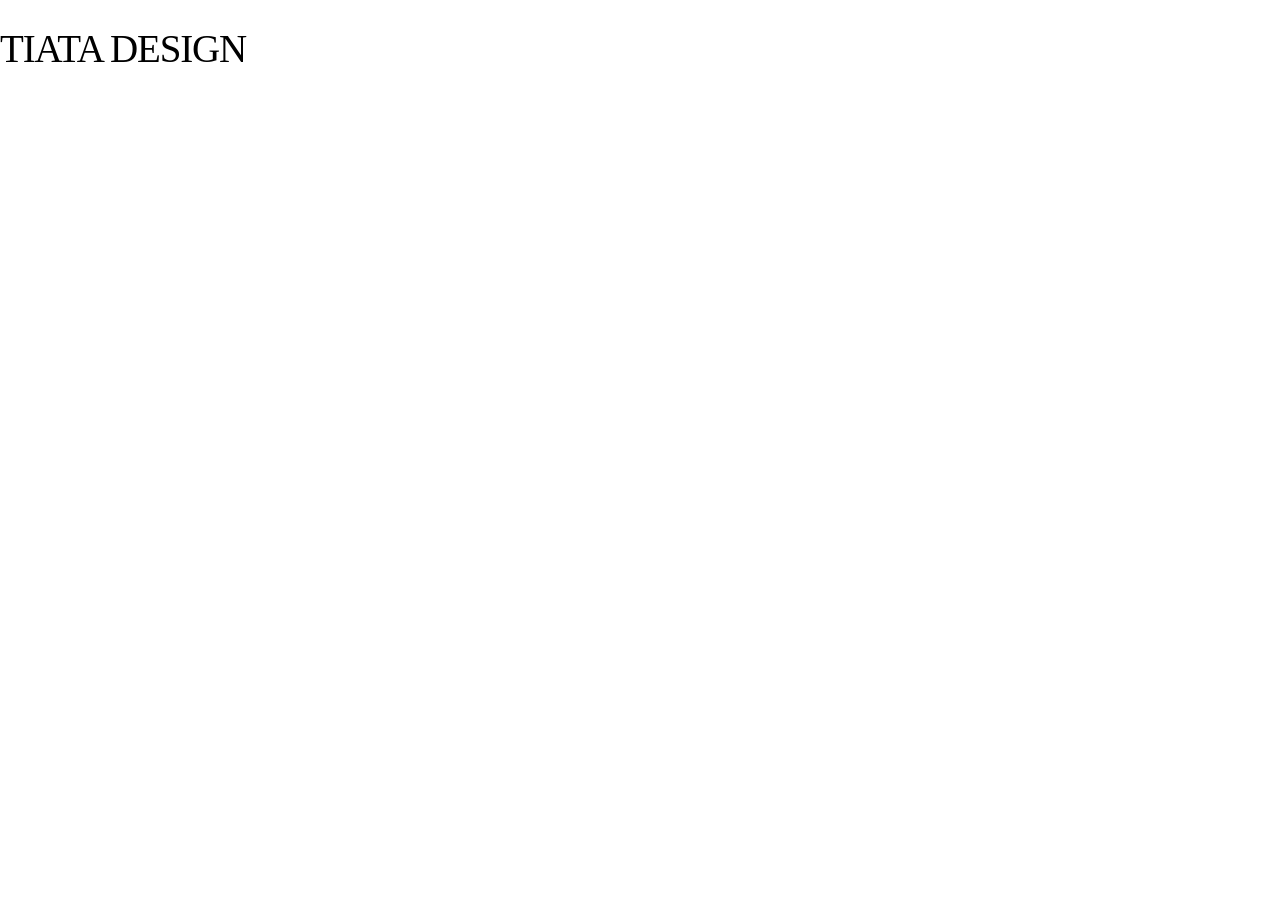
<file: s/index.html>
<!DOCTYPE html>
<html lang="ru">
<head>
  <meta charset="UTF-8">
  <meta name="viewport"
        content="width=device-width, initial-scale=1">
  <title>TIARA DESIGN</title>
  <link rel="icon" type="image/x-icon" href="IconBrause.png">
  <link rel="stylesheet" href="style.css">
</head>
<body>
<main>
<h1>TIATA DESIGN</h1>
</main>  
</body>
</html>
</file>
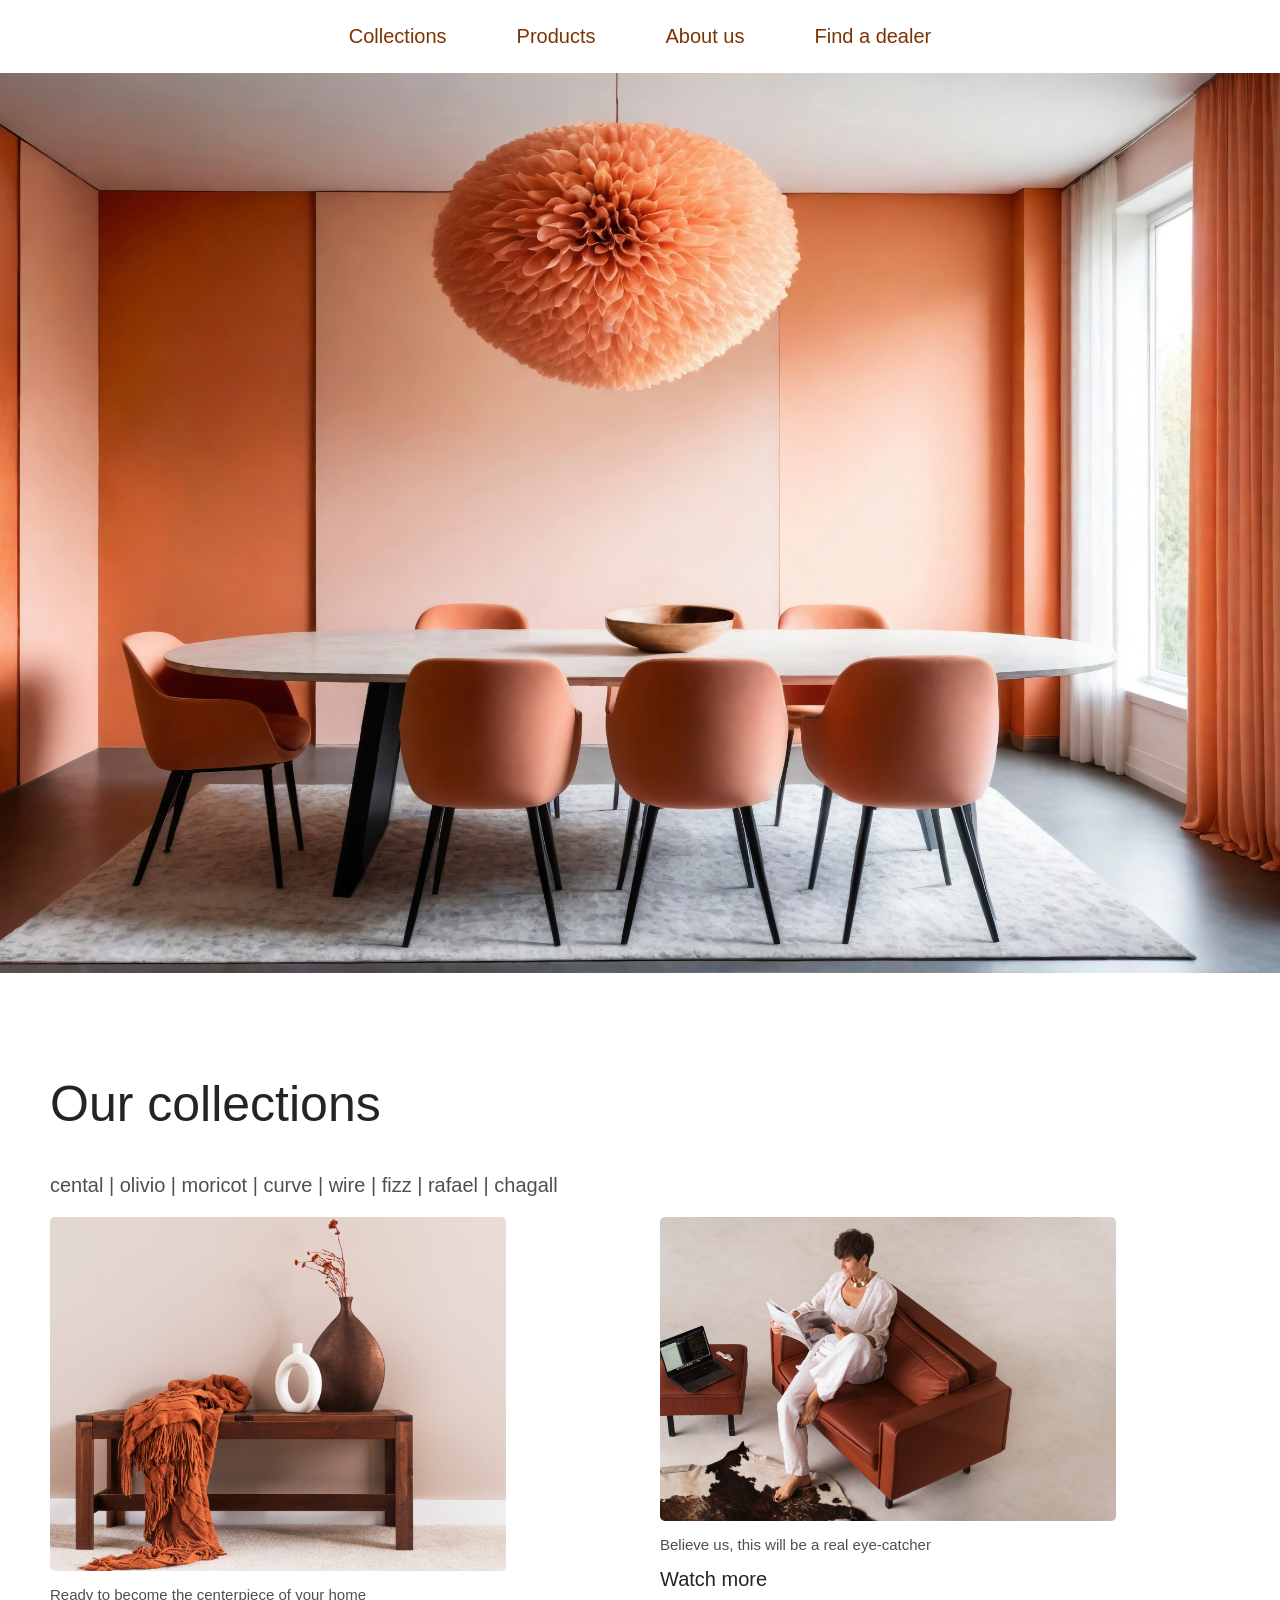
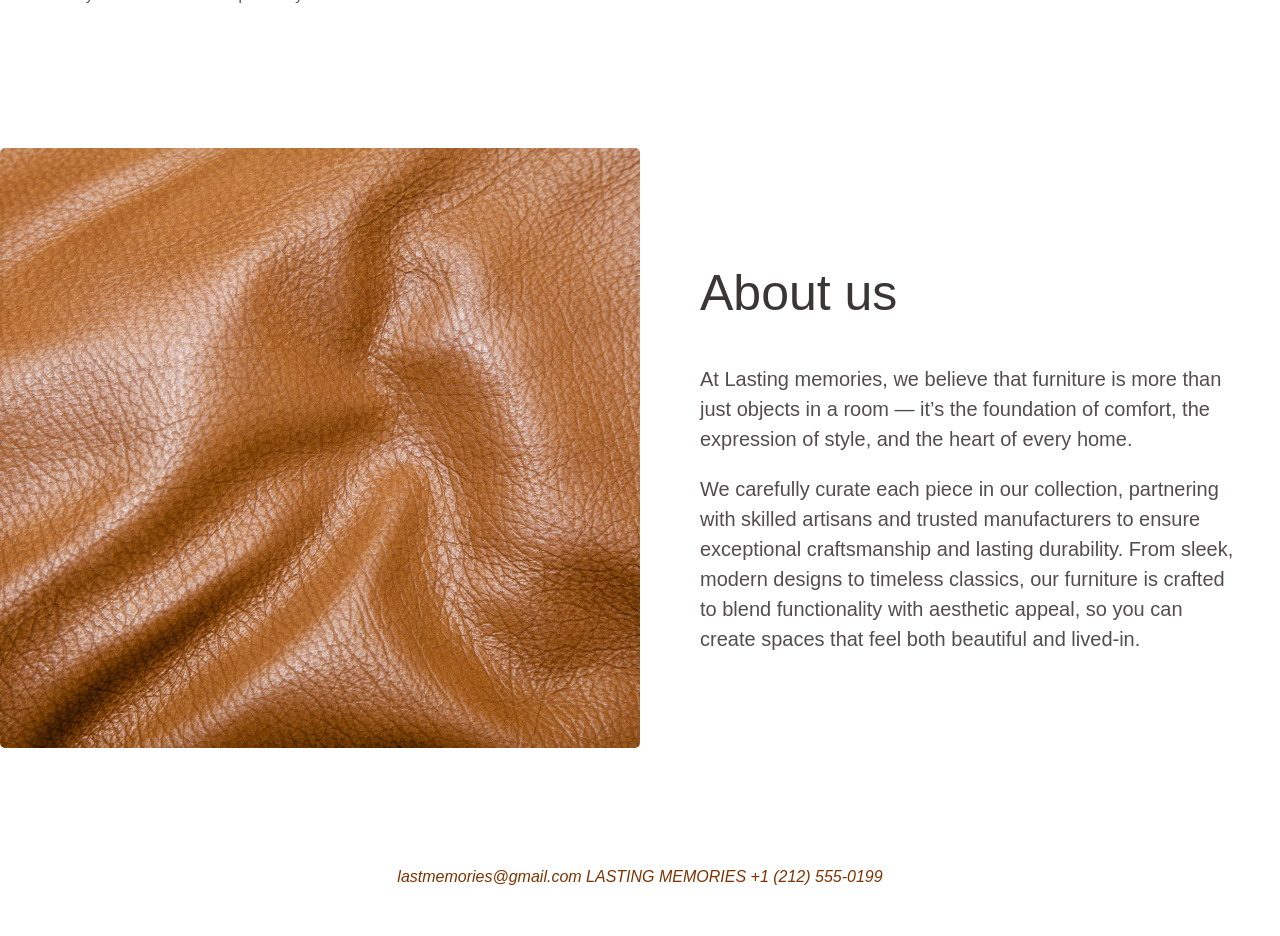
<file: site2/index.html>
<!DOCTYPE html>
<html lang="ru">
<head>
    <meta charset="UTF-8">
    <meta name="viewport" content="width=device-width, initial-scale=1">
    <title>Lasting Memories</title>
    <meta name="description" content="Lasting Memories">
    <link rel="stylesheet" href="index.css">
</head>
<body>
    <header class="header">
    <nav class="header__nav" aria-label="Меню">
    <ul class="menu">
    <li class="menu__item">
    <a class="menu__link" href="#collections">Collections</a>
    </li>
    <li class="menu__item">
    <a class="menu__link" href="#products">Products</a>
    </li>
    <li class="menu__item">
    <a class="menu__link" href="#about-us">About us</a>
    </li>
    <li class="menu__item">
    <a class="menu__link" href="#find-dealer">Find a dealer</a>
    </li>
    </ul>
    </nav>
    </header>
    <main class="main">
 
    <section class="hero" aria-label="Lasting Memories">
    <img
    class="hero__image"
    src="1.jpg"
    alt="Столовая с мебелью"
    width="1920"
    height="1080"
    fetchpriority="high">
    </section>
    <section id="collections" class="collections">
    <header class="collections__header">
    <h1 class="collections__title">Our collections</h1>
    <p class="collections__text">
    cental | olivio | moricot | curve | wire | fizz | rafael | chagall
    </p>
    </header>
 
    <div id="products" class="products">
    <article class="product-card">
    <img
    class="product-card__image"
    src="2.jpg"
    alt="Предмет мебели"
    width="800"
    height="600"
    loading="lazy">
 
    <p class="product-card__text">
    Ready to become the centerpiece of your home
    </p>
    </article>
 
    <article class="product-card">
    <img
    class="product-card__image"
    src="3.jpg"
    alt="Женщина рядом с мебелью"
    width="800"
    height="600"
    loading="lazy">
    <p class="product-card__text">
    Believe us, this will be a real eye-catcher
    </p>
    <a class="button product-card__button" href="#about-us">
    Watch more</a>
    </article>
    </div>
    </section>
 
   <section id="about-us" class="about">
   <div class="about__image">
   <img
   src="4.jpg"
   alt="Кожа в интерьере"
   width="800"
   height="700"
   loading="lazy">
   </div>
   <div class="about__info">
   <h2 class="about__title">About us</h2>
   <p class="about__text">
   At Lasting memories, we believe that furniture is more than just objects in a room —
   it’s the foundation of comfort, the expression of style, and the heart of every home.
   </p>
   <p class="about__text">
   We carefully curate each piece in our collection, partnering with skilled artisans
   and trusted manufacturers to ensure exceptional craftsmanship and lasting durability.
   From sleek, modern designs to timeless classics, our furniture is crafted to blend
   functionality with aesthetic appeal, so you can create spaces that feel both beautiful
   and lived-in.
   </p>
   </div>
   </section>
</main>
 
    <footer class="footer">
    <address class="footer__contacts">
    <a class="footer__link" href="lastmemories@gmail.com">
    lastmemories@gmail.com</a>  
    <span class="footer__logo">
    LASTING MEMORIES</span>
    <a class="footer__link" href="+12125550199">
    +1 (212) 555-0199 </a>
    </address>
    </footer>
</body>
</html>
</file>
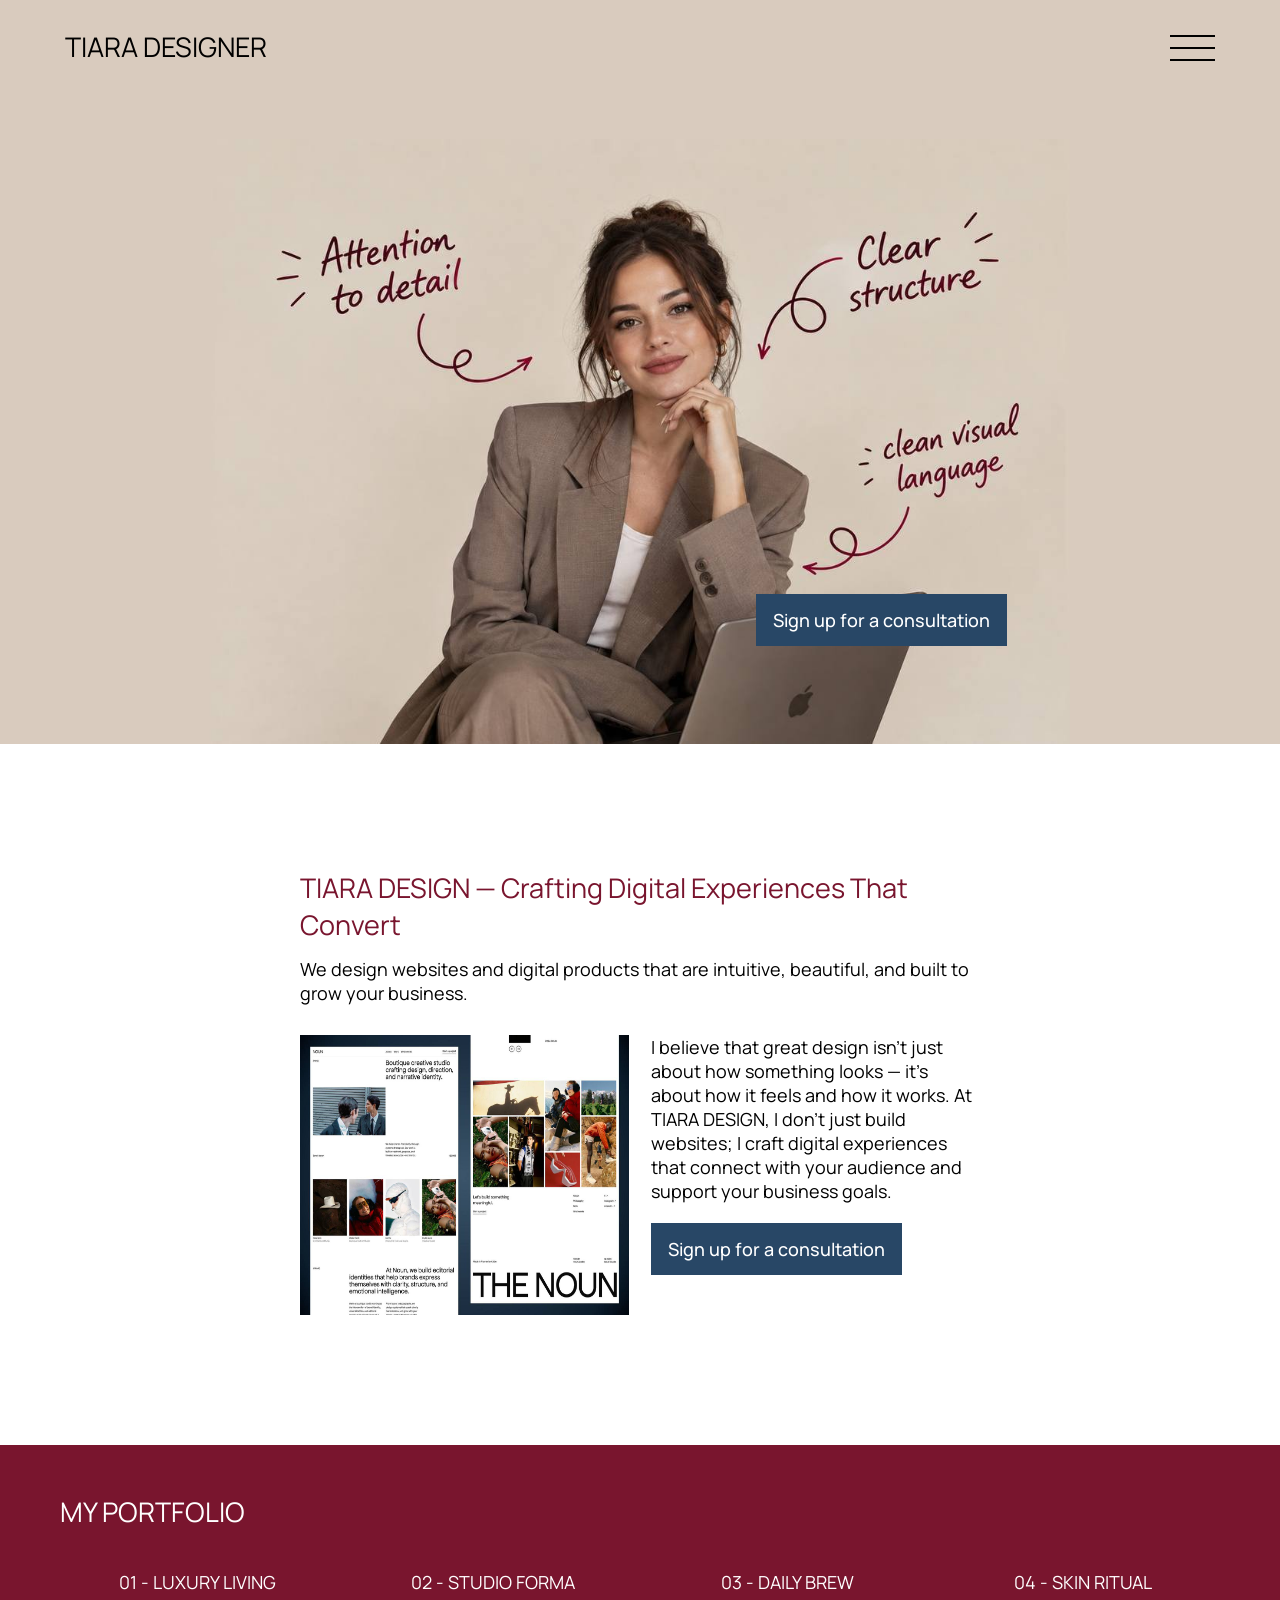
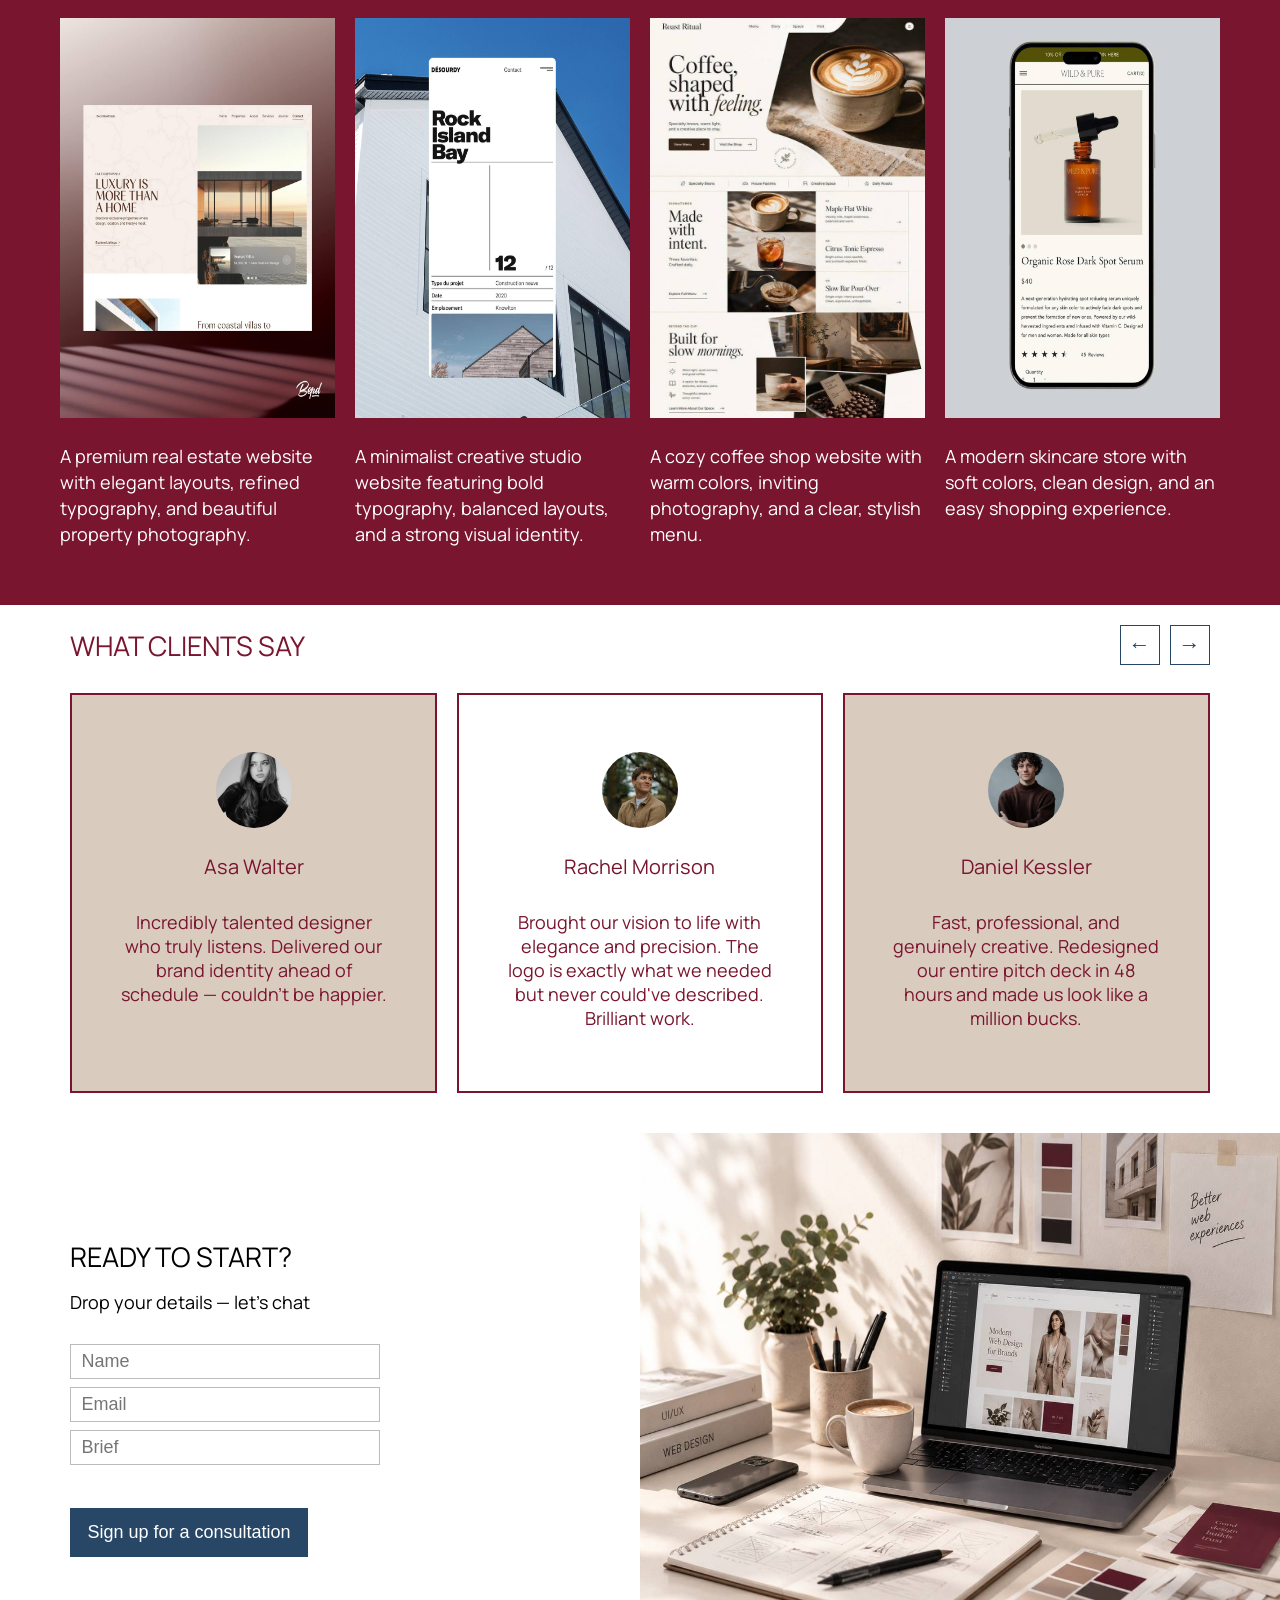
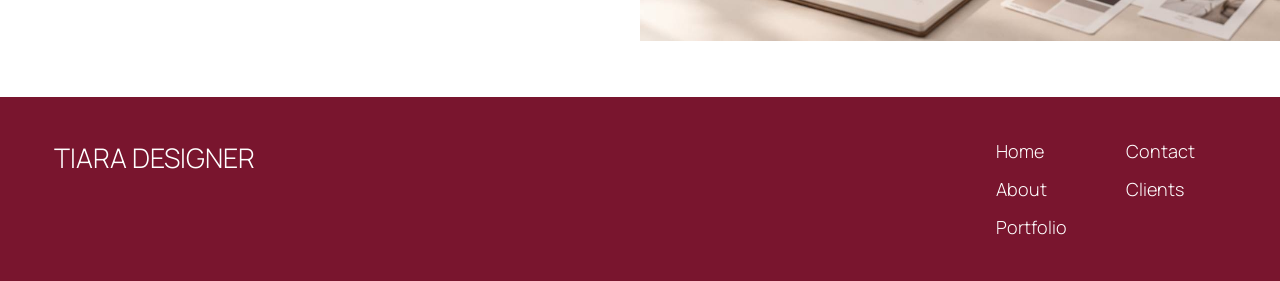
<file: pr/page.html>
<!doctype html>
<html lang="en">
  <head>
    <meta charset="UTF-8" />
    <meta
      name="viewport"
      content="width=device-width, user-scalable=no,  initial-scale=1.0, maximum-scale=1.0, minimum-scale=1.0"
    />
    <link rel="icon" href="assets/IconBrause.png" type="favicon" />
    <title>TIARA DESIGN</title>
    <link rel="stylesheet" href="style.css" />
    <link rel="preconnect" href="https://fonts.googleapis.com" />
    <!-- Подключаем шрифт Manrope -->
    <link rel="preconnect" href="https://fonts.gstatic.com" crossorigin />
    <link
      href="https://fonts.googleapis.com/css2?family=Manrope:wght@200..800&display=swap"
      rel="stylesheet"
    />
  </head>
  <body>
    <!-- Экран home -->
    <header class="header" id="home">
      <a class="header__logo" href="#home">TIARA DESIGNER</a>
      <button
        class="header__toggle"
        type="button"
        aria-label="Open menu"
        aria-expanded="false"
        aria-controls="site-menu"
      >
        <span></span><span></span><span></span>
      </button>
      <nav class="menu" id="site-menu" aria-label="Main menu" hidden>
        <a class="menu__link" href="#home">Home</a>
        <a class="menu__link" href="#about">About</a>
        <a class="menu__link" href="#portfolio">Portfolio</a>
        <a class="menu__link" href="#contact">Contact</a>
        <a class="menu__link" href="#clients">Clients</a>
      </nav>

      <div class="hero">
        <picture>
          <source
            srcset="assets/Banner-mobile.jpg"
            media="(max-width: 768px)"
          />
          <img class="hero__portrait" src="assets/Banner.jpg" alt="Banner" />
        </picture>
        <a class="button hero__button" href="#contact"
          >Sign up for a consultation</a
        >
      </div>
    </header>

    <main>
      <!-- Экран About -->
      <section class="about" id="about">
        <div class="about__content">
          <h2>TIARA DESIGN — Crafting Digital Experiences That Convert</h2>
          <p class="about__intro">
            We design websites and digital products that are intuitive,
            beautiful, and built to grow your business.
          </p>
          <div class="about__bottom">
            <div class="about__image" role="img" aria-label="Image placeholder">
              <img src="assets/Work5.jpg" alt="Работа5" />
            </div>
            <div class="about__text">
              <p>
                I believe that great design isn’t just about how something looks
                — it’s about how it feels and how it works. At TIARA DESIGN, I
                don’t just build websites; I craft digital experiences that
                connect with your audience and support your business goals.
              </p>
              <a class="button" href="#contact">Sign up for a consultation</a>
            </div>
          </div>
        </div>
      </section>
      <!-- Экран My portfolio -->
      <section class="history" id="portfolio">
        <h2>MY PORTFOLIO</h2>
        <div class="history__grid">
          <article class="history-card">
            <span class="history-card__number">01 - LUXURY LIVING</span>
            <div class="history-card__image">
              <img src="assets/Work1.jpg" alt="Work1" />
            </div>
            <p>
              A premium real estate website with elegant layouts, refined
              typography, and beautiful property photography.
            </p>
          </article>
          <article class="history-card">
            <span class="history-card__number">02 - STUDIO FORMA</span>
            <div class="history-card__image">
              <img src="assets/Work2.jpg" alt="Work2" />
            </div>
            <p>
              A minimalist creative studio website featuring bold typography,
              balanced layouts, and a strong visual identity.
            </p>
          </article>
          <article class="history-card">
            <span class="history-card__number">03 - DAILY BREW</span>
            <div class="history-card__image">
              <img src="assets/Work3.jpg" alt="Work3" />
            </div>
            <p>
              A cozy coffee shop website with warm colors, inviting photography,
              and a clear, stylish menu.
            </p>
          </article>
          <article class="history-card">
            <span class="history-card__number">04 - SKIN RITUAL</span>
            <div class="history-card__image">
              <img src="assets/Work4.jpg" alt="Work4" />
            </div>
            <p>
              A modern skincare store with soft colors, clean design, and an
              easy shopping experience.
            </p>
          </article>
        </div>
      </section>
      <!-- Экран Clients -->
      <section class="clients" id="clients">
        <div class="clients__heading" id="clients">
          <h2>WHAT CLIENTS SAY</h2>
          <div class="clients__controls">
            <button
              class="clients__arrow"
              type="button"
              data-direction="prev"
              aria-label="Previous testimonials"
            >
              &#8592;
            </button>
            <button
              class="clients__arrow"
              type="button"
              data-direction="next"
              aria-label="Next testimonials"
            >
              &#8594;
            </button>
          </div>
        </div>

        <div class="clients__viewport">
          <div class="clients__track">
            <article class="client-card">
              <img
                class="client-card__photo"
                src="assets/Clients1.jpg"
                alt="Asa Walter"
                loading="lazy"
              />
              <h3>Asa Walter</h3>
              <p>
                Incredibly talented designer who truly listens. Delivered our
                brand identity ahead of schedule — couldn't be happier.
              </p>
            </article>

            <article class="client-card client-card--border">
              <img
                class="client-card__photo"
                src="assets/Clients2.jpg"
                alt="Rachel Morrison"
                loading="lazy"
              />
              <h3>Rachel Morrison</h3>
              <p>
                Brought our vision to life with elegance and precision. The logo
                is exactly what we needed but never could've described.
                Brilliant work.
              </p>
            </article>

            <article class="client-card">
              <img
                class="client-card__photo"
                src="assets/Clients3.jpg"
                alt="Daniel Kessler"
                loading="lazy"
              />
              <h3>Daniel Kessler</h3>
              <p>
                Fast, professional, and genuinely creative. Redesigned our
                entire pitch deck in 48 hours and made us look like a million
                bucks.
              </p>
            </article>

            <article class="client-card client-card--border">
              <img
                class="client-card__photo"
                src="assets/Clients4.jpg"
                alt="Sophie Laurent"
                loading="lazy"
              />
              <h3>Sophie Laurent</h3>
              <p>
                Rare combination of taste and reliability. Every revision was on
                point, every deadline met. Will absolutely hire again.
              </p>
            </article>
          </div>
        </div>
      </section>
      <!-- Экран Contact -->
      <section class="contact" id="contact">
        <div class="contact__content">
          <h2>READY TO START?</h2>
          <p>Drop your details — let’s chat</p>
          <form class="contact__form">
            <label class="visually-hidden" for="name">Name</label>
            <input
              id="name"
              name="name"
              type="text"
              placeholder="Name"
              autocomplete="name"
              required
            />
            <label class="visually-hidden" for="email">Email</label>
            <input
              id="email"
              name="email"
              type="email"
              placeholder="Email"
              autocomplete="email"
              required
            />
            <label class="visually-hidden" for="brief">Brief</label>
            <input id="brief" name="brief" type="text" placeholder="Brief" />
            <button class="button" type="submit">
              Sign up for a consultation
            </button>
          </form>
        </div>
        <div
          class="contact__image"
          role="img"
          aria-label="Decorative image placeholder"
        >
          <img src="assets/Contact.jpg" alt="Contactimg" />
        </div>
      </section>
    </main>
    <!-- Footer -->
    <footer class="footer">
      <a class="footer__logo" href="#home">TIARA DESIGNER</a>
      <nav class="footer__nav" aria-label="Footer menu">
        <a href="#home">Home</a><a href="#contact">Contact</a>
        <a href="#about">About</a><a href="#clients">Clients</a>
        <a href="#portfolio">Portfolio</a>
      </nav>
    </footer>
    <script src="index.js"></script>
  </body>
</html>
</file>
<file: s/style.css>
* {
  box-sizing: border-box;
}
html,
body{
    margin: 0;
    padding: 0;
}
h1,
h2,
h3{
  font-family: Manrope;
  font-size: 39px;
  font-weight: 400;
  text-transform: uppercase;
  letter-spacing: -0.03em;
  color: #000000;
}
p{
  font-family: Manrope;
  font-size: 23px;
  font-weight: 300;
  color: #000000;
}
</file>
<file: site2/index.css>
:root {
    --main-color: #262323;
    --text-color: #534d4d;
    --accent-color: #7d3302;
}
* {
    box-sizing: border-box;
}
body {
    margin: 0;
    font-family: Arial, Helvetica, sans-serif;
}
img {
    max-width: 100%;
    height: auto;
    display: block;
}
.menu {
    display: flex;
    justify-content: center;
    gap: 70px;
    margin: 0;
    padding: 25px;
    list-style: none;
}
.menu__link {
    color: var(--accent-color);
    text-decoration: none;
    font-size: 20px;
}
.hero__image {
    width: 100%;
    height: 100vh;
    object-fit: cover;
}
.collections {
    padding: 60px 50px;
}
.collections__title {
    color: var(--main-color);
    font-size: 50px;
    font-weight: 500;
}
.collections__text {
    color: var(--text-color);
    font-size: 20px;
}
.products {
    display: flex;
    gap: 40px;
}
.product-card {
    width: 50%;
}
.product-card__image {
    width: 80%;
    border-radius: 5px;
}
.product-card__text {
    color: var(--text-color);
    font-size: 15px;
}
.button {
    color: var(--main-color);
    font-size: 20px;
    text-decoration: none;
}
.about {
    display: flex;
    align-items: center;
    width: 100%;
    margin-top: 70px;
}
.about__image {
    width: 50%;
}
.about__image img {
    width: 100%;
    height: 600px;
    object-fit: cover;
    border-radius: 5px;
}
.about__info {
    width: 50%;
    padding: 40px;
}
.about__title {
    color: #3a3636;
    font-size: 50px;
    font-weight: 500;
    padding-left: 20px;
}
.about__text {
    color: var(--text-color);
    font-size: 20px;
    line-height: 1.5;
    padding-left: 20px;
}
.footer {
    display: flex;
    justify-content: center;
    color: var(--accent-color);
    gap: 50px;
    margin-top: 70px;
    padding: 50px;
    align-items: center;
}
.footer__link {
    color: var(--accent-color);
    text-decoration: none;
}

@media (max-width: 700px) {
    .menu {
        gap: 20px;
        flex-wrap: wrap;
    }
    .products{
        flex-direction: column;
    }
    .product-card,
    .about__image,
    .about__content {
        width: 100%;
    }
    .collections {
        padding: 40px 20px;
    }
    .collections__title,
    .about__title {
    font-size: 36px;
    }
    .footer {
        flex-direction: column;
        gap: 15px;
        text-align: center;
    }
}
</file>
<file: pr/style.css>
/* Общие настройки */
:root {
  --cream: #d9cbbe;
  --wine: #79152e;
  --blue: #284766;
}
* {
  box-sizing: border-box;
}
html {
  scroll-behavior: smooth;
}
body {
  margin: 0;
  color: black;
  font-family: "Manrope", sans-serif;
}
a {
  text-decoration: none;
  font-weight: 300;
  font-size: 18px;
}
h2 {
  font-size: 27px;
  font-weight: 400;
}
:focus-visible {
  outline: 2px solid var(--wine);
  outline-offset: 3px;
}
/* Кнопки и шапка */
.button {
  display: inline-block;
  padding: 12px 15px;
  border: 0;
  background: var(--blue);
  color: white;
  font-size: 18px;
  font-weight: 500;
  border: 2px solid transparent;
}
.button:hover {
  background: white;
  color: var(--blue);
  border: var(--blue) 2px solid;
}
.header {
  position: relative;
  padding: 28px;
  background: var(--cream);
  width: 100%;
}
.header__logo {
  position: relative;
  z-index: 200;
}
.header__logo {
  font-weight: 400;
  font-size: 27px;
  color: black;
  padding-left: 37px;
}
.header__toggle {
  position: absolute;
  z-index: 200;
  top: 31px;
  right: 28px;
  display: flex;
  flex-direction: column;
  gap: 10px;
  padding: 4px 37px 4px 4px;
  border: 0;
  background: transparent;
  cursor: pointer;
}

.header__toggle span {
  width: 45px;
  height: 2px;
  background: black;
}
.menu {
  position: absolute;
  z-index: 100;
  top: 75px;
  right: 4.4%;
  width: 210px;
  padding: 18px 22px;
  background: white;
  box-shadow: 0 8px 24px #00000018;
}
.menu[hidden] {
  display: none;
}
.menu__link {
  display: block;
  padding: 10px 0;
  font-size: 18px;
  color: black;
}
/* Баннер и расположение кнопки */
.hero {
  position: relative;
  max-width: 1320px;
  min-height: 651px;
  margin: 0 auto;
}
.hero__portrait {
  position: absolute;
  bottom: -28px;
  width: 100%;
  height: auto;
  max-height: 605px;
  object-fit: contain;
  object-position: center 20%;
}
.hero__button {
  position: absolute;
  z-index: 200;
  right: 20%;
  bottom: 70px;
}
/* Экран About */
.about {
  display: flex;
  min-height: 651px;
  justify-content: center;
  align-items: center;
  padding: 125px 24px;
  background: white;
}
.about__content {
  width: min(680px, 100%);
}
.about h2 {
  margin: 0 0 14px;
  color: var(--wine);
}
.about__intro {
  margin: 0 0 30px;
  font-size: 18px;
}
.about__bottom {
  display: grid;
  grid-template-columns: 1fr 1fr;
  gap: 22px;
  align-items: start;
}
.about__image img {
  width: 100%;
  height: 280px;
  aspect-ratio: 4 / 3;
}
.about__text p {
  margin: 0 0 20px;
  font-size: 18px;
}

/* Экран Portfolio */
.history {
  padding: 48px 60px 58px;
  background: var(--wine);
  color: white;
}
.history h2 {
  margin: 0 0 40px;
  font-size: 27px;
  font-weight: 400;
}
.history__grid {
  display: grid;
  grid-template-columns: 1fr 1fr 1fr 1fr;
  gap: 20px;
}
.history-card__number {
  display: block;
  margin-bottom: 24px;
  text-align: center;
  font-size: 18px;
}
.history-card__image img {
  width: 100%;
  height: 400px;
  aspect-ratio: 4 / 3;
}
.history-card p {
  margin: 20px 0 0;
  font-size: 18px;
  line-height: 1.45;
}
/* Экран Contact */
.contact {
  display: grid;
  grid-template-columns: 1fr 1fr;
  min-height: 150px;
}
.contact__content {
  padding: 105px 11%;
}
.contact h2 {
  margin: 0 0 15px;
}
.contact__content > p {
  margin: 0 0 30px;
  font-size: 18px;
}
.contact__form {
  display: flex;
  flex-direction: column;
  align-items: flex-start;
  gap: 8px;
  width: min(310px, 100%);
}
.contact__form input {
  width: 100%;
  height: 35px;
  padding: 15px 10px;
  border: 1px solid #bcbcbc;
  background: var(--white);
  font-size: 18px;
}
.contact__form .button {
  margin: 35px 0;
}
.contact__image img {
  width: 100%;
  height: 90%;
  aspect-ratio: 4 / 3;
}
.visually-hidden {
  position: absolute;
  width: 1px;
  height: 1px;
  padding: 0;
  margin: -1px;
  overflow: hidden;
  clip: rect(0, 0, 0, 0);
  white-space: nowrap;
  border: 0;
}
/* Экран Clients */
.clients {
  padding: 20px 5.5% 40px 5.5%;
  background: white;
}
.clients__heading {
  display: flex;
  justify-content: space-between;
  align-items: center;
  margin-bottom: 28px;
}
.clients h2 {
  margin: 0;
  color: var(--wine);
}
.clients__controls {
  display: flex;
  gap: 10px;
}
.clients__arrow {
  width: 40px;
  height: 40px;
  border: 1px solid var(--blue);
  background: white;
  color: var(--blue);
  font-size: 22px;
}
.clients__arrow:hover {
  background: var(--blue);
  color: white;
}
.clients__viewport {
  overflow: hidden;
}
.clients__track {
  display: grid;
  grid-auto-flow: column;
  grid-auto-columns: calc((100% - 40px) / 3);
  gap: 20px;
}
.client-card {
  display: flex;
  flex-direction: column;
  align-items: center;
  min-height: 400px;
  padding: 32px 22px;
  background: var(--cream);
  color: var(--wine);
  text-align: center;
  border: var(--wine) 2px solid;
}
.client-card--border {
  background: white;
  border: var(--wine) 2px solid;
  color: var(--wine);
}
.client-card__photo {
  margin-top: 25px;
  width: 76px;
  height: 76px;
  border-radius: 50%;
  object-fit: cover;
}
.client-card h3 {
  margin: 25px 0 5px;
  font-size: 20px;
  font-weight: 400;
}

.client-card p {
  margin: 25px;
  font-size: 18px;
  text-align: center;
}
.clients__button {
  display: table;
  margin: 28px 0 0 auto;
}
/* Footer */
.footer {
  display: flex;
  min-height: 170px;
  justify-content: space-between;
  align-items: flex-start;
  padding: 42px 4.2%;
  background: var(--wine);
}
.footer__logo {
  font-size: 27px;
  color: white;
}
footer a {
  color: white;
  font-size: 18px;
}
.footer__nav {
  display: grid;
  grid-template-columns: 100px 100px;
  gap: 14px 30px;
}
/* Мобильная версия */
@media (max-width: 375px) {
  .header {
    min-height: 180px;
    position: relative;
    z-index: 300;
    padding-inline: 10px;
  }
  .header__logo,
  .header__toggle {
    padding-inline: 10px;
    right: 10px;
  }

  .hero {
    position: relative;
    width: 100%;
    min-height: 520px;
    overflow: visible;
  }

  .hero__portrait {
    position: absolute;
    width: 100vw;
    height: 520px;
    left: 50%;
    bottom: 0;
    transform: translateX(-50%);
    object-fit: cover;
    object-position: center top;
  }

  .hero__button {
    position: absolute;
    z-index: 200;
    right: 8px;
    bottom: 45px;
  }
  .about {
    min-height: auto;
    padding: 40px 5%;
  }
  .about h1 {
    font-size: 20px;
  }
  .about h1 br,
  .about__intro br {
    display: none;
  }
  .about__bottom {
    gap: 10px;
    grid-template-columns: 1fr;
  }
  .about__image {
    min-height: 100px;
  }
  .about__text p,
  .contact__content > p {
    font-size: 16px;
  }
  .about__text .button {
    padding: 8px;
    font-size: 15px;
  }
  .history {
    padding: 24px 4%;
  }
  .history__grid {
    grid-template-columns: 1fr;
    gap: 18px;
  }
  .history h2 {
    margin-bottom: 20px;
  }
  .history-card__number {
    font-size: 23px;
    margin-bottom: 10px;
  }
  .history-card p {
    margin-top: 10px;
    font-size: 15px;
  }
  .contact {
    grid-template-columns: 1fr;

    min-height: 260px;
  }
  .contact__image {
    display: none;
  }
  .contact__content {
    padding: 20px 5%;
  }
  .contact h2 {
    font-size: 22px;
  }
  .contact__form input {
    height: 40px;
    font-size: 20px;
  }
  .clients__button {
    display: none;
  }
  .clients__track {
    grid-auto-columns: 100%;
  }
  .client-card {
    min-height: 240px;
  }
  .footer {
    justify-content: center;
    align-items: center;
    flex-direction: column;
    gap: 40px;
    min-height: 120px;
    padding: 20px 4%;
  }
  .footer__logo {
    font-size: 30px;
    justify-self: baseline;
    align-self: baseline;
  }
  .footer__nav {
    grid-template-columns: 1fr;
  }
  .footer__nav a {
    font-size: 22px;
  }
}
</file>
